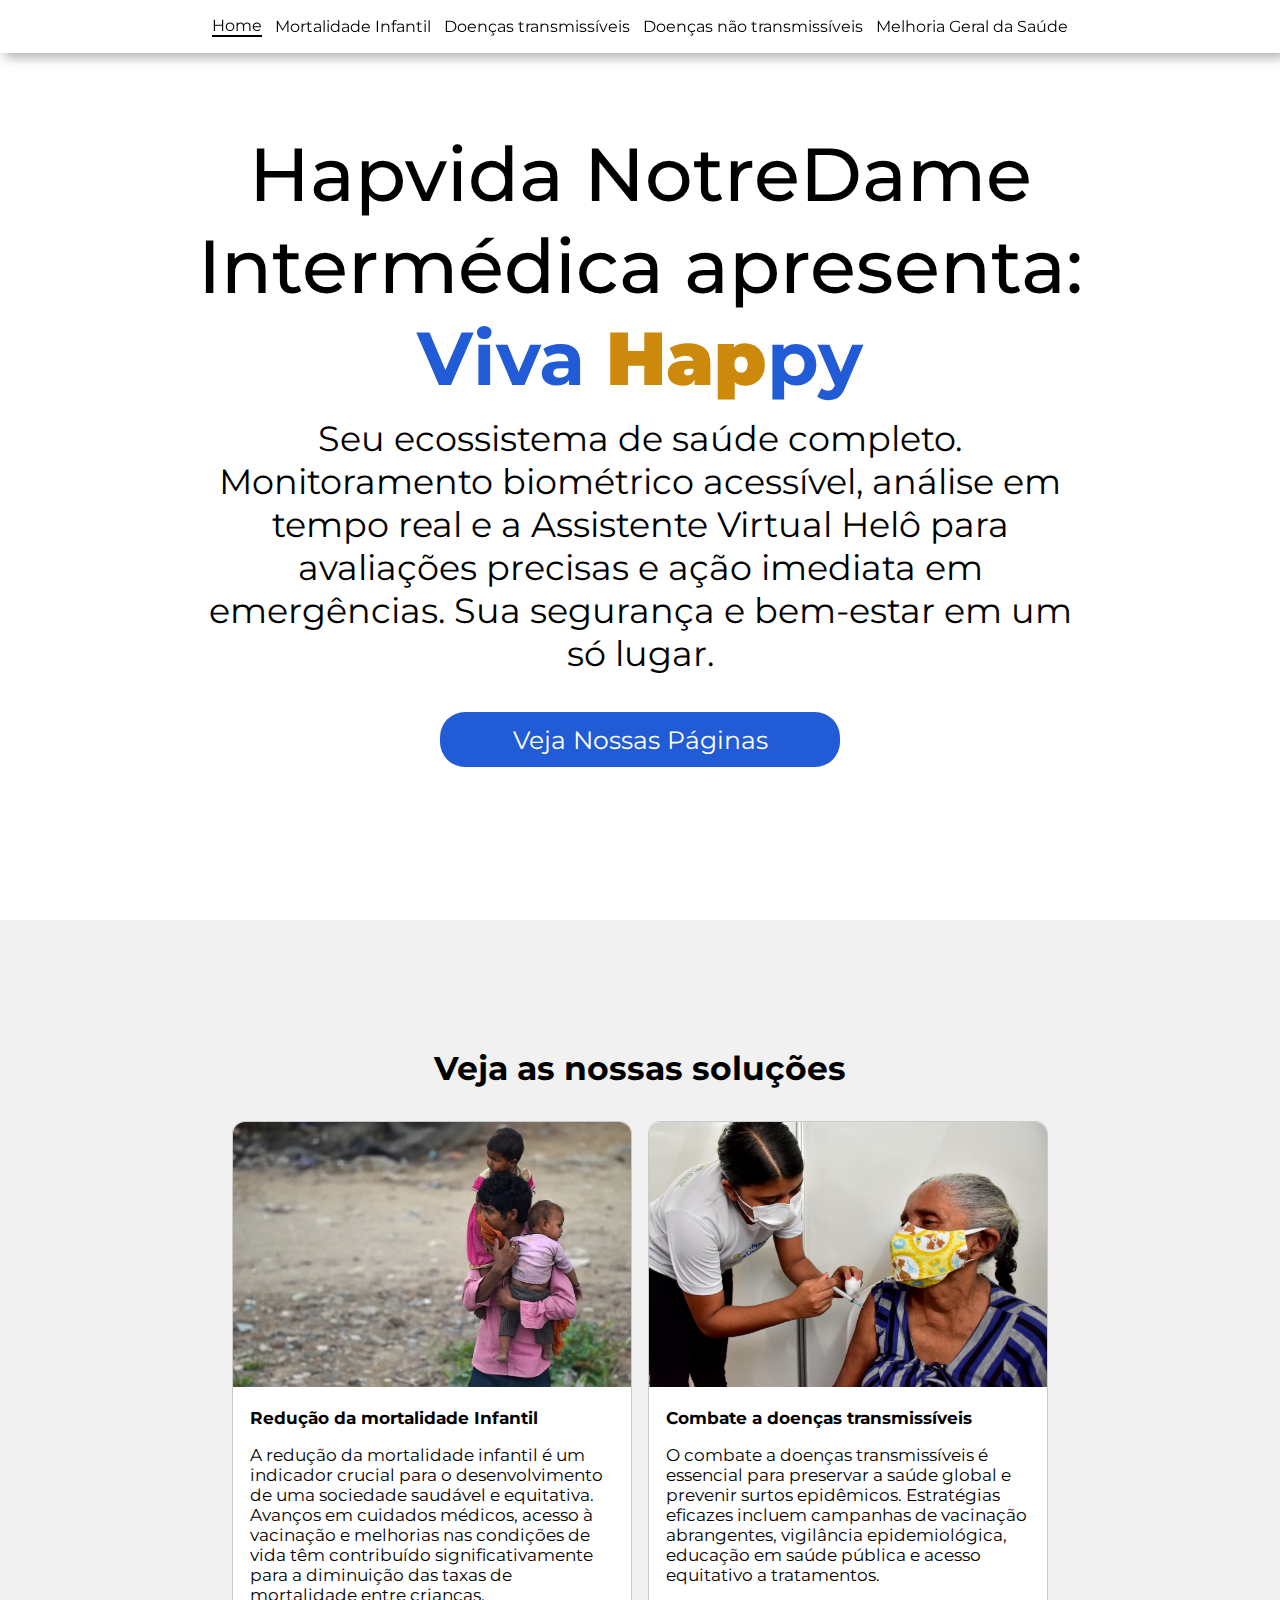
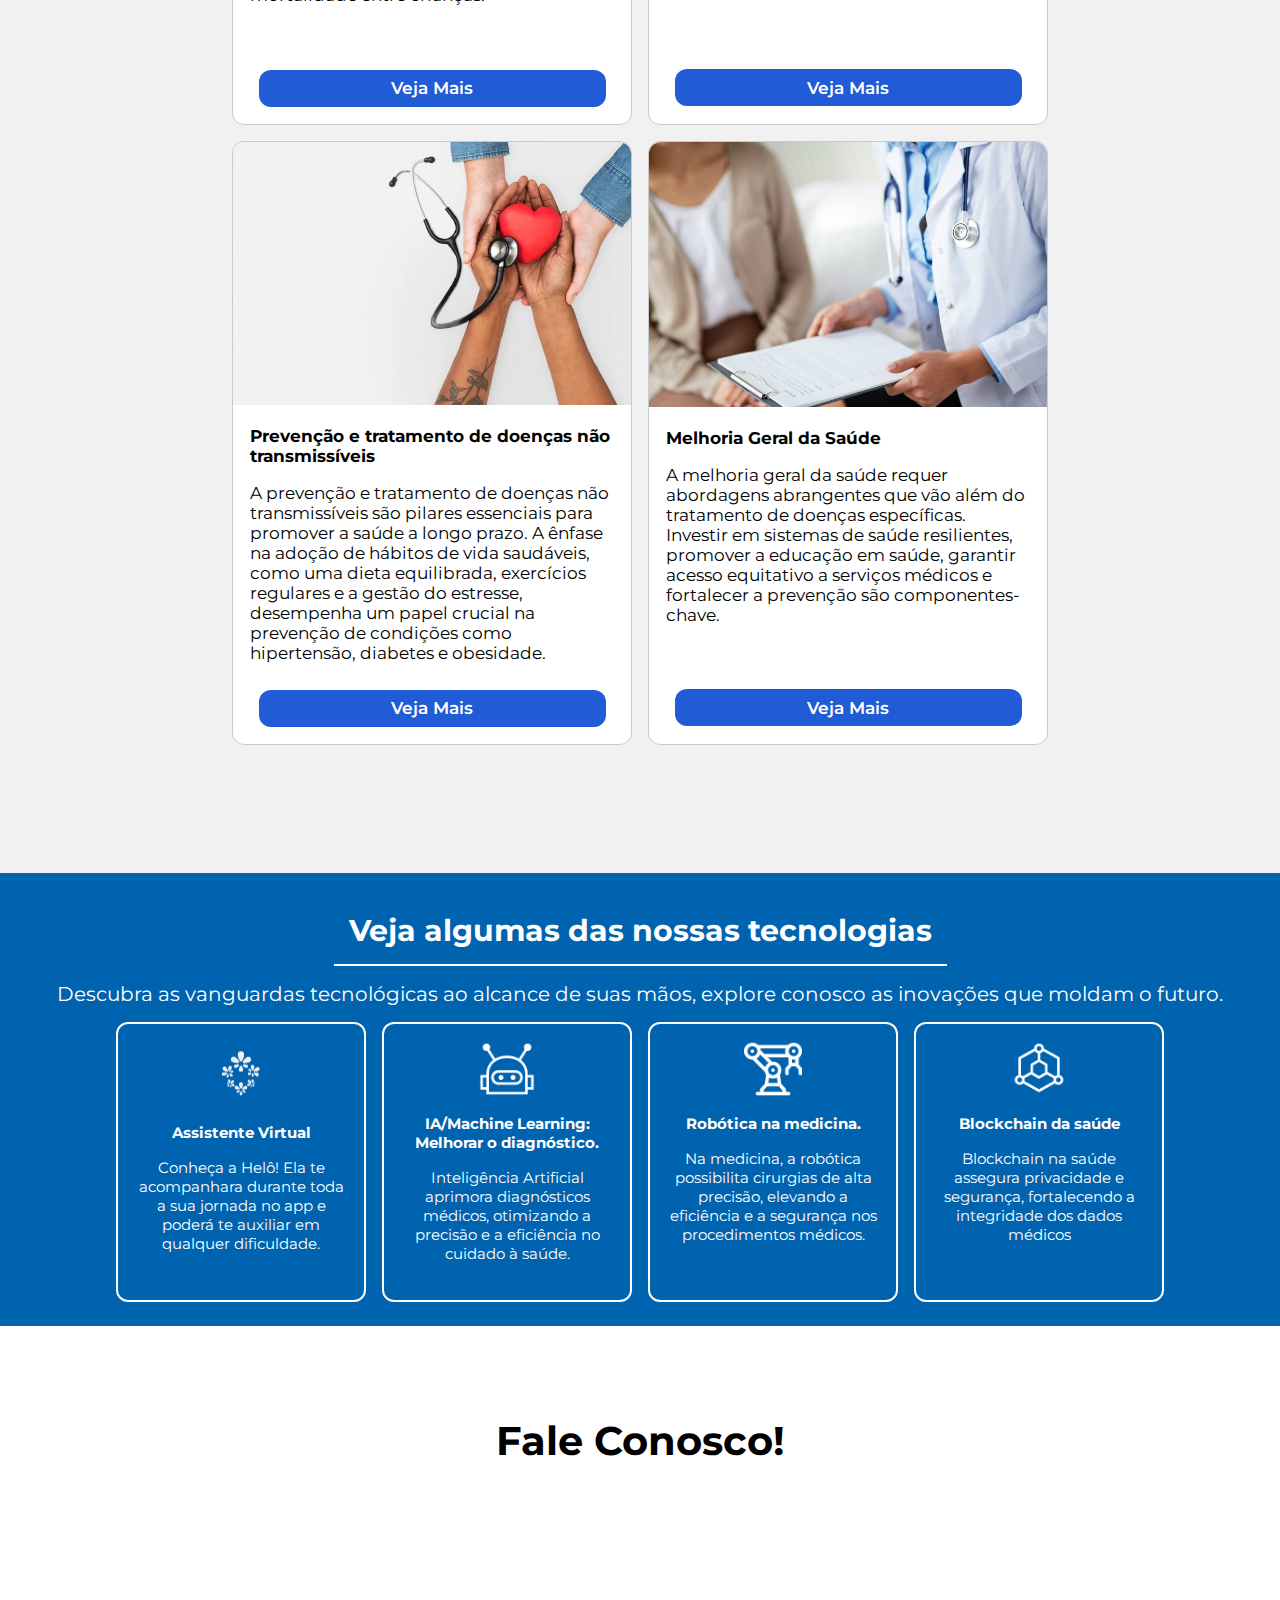
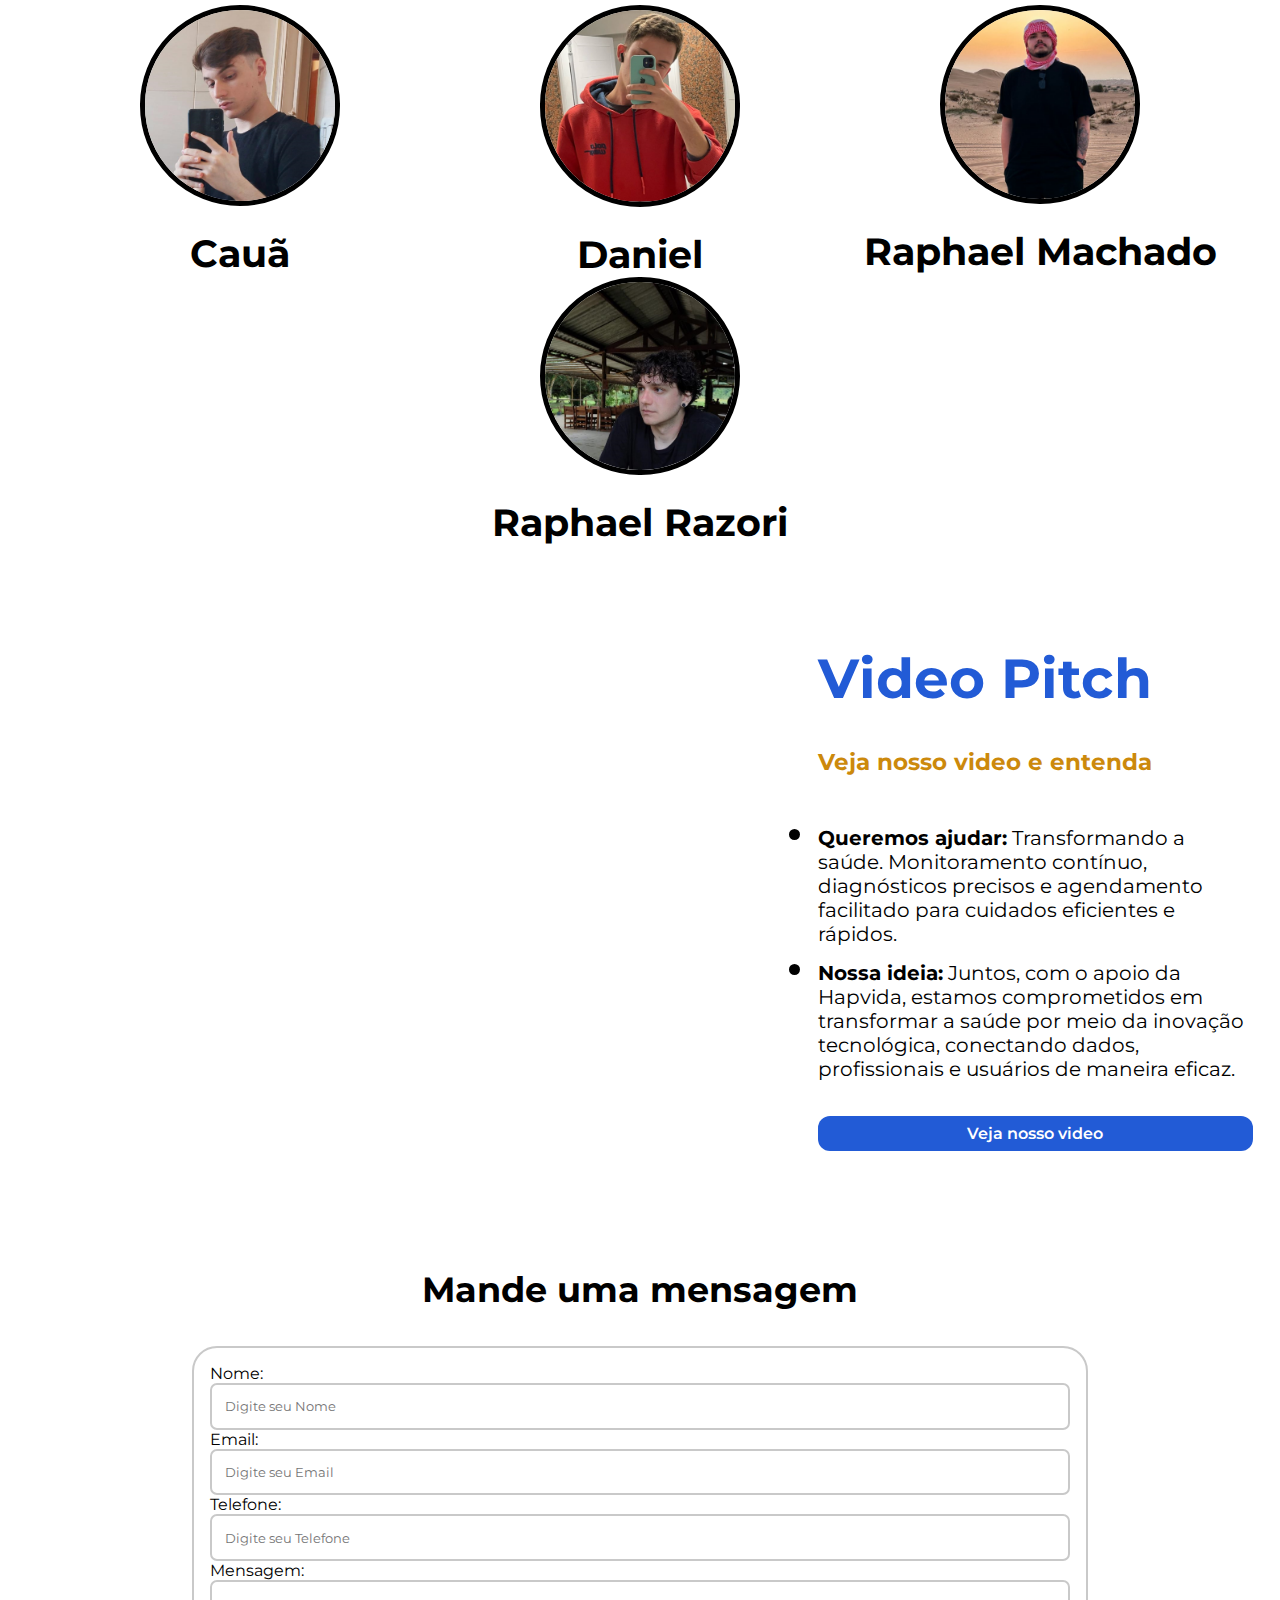
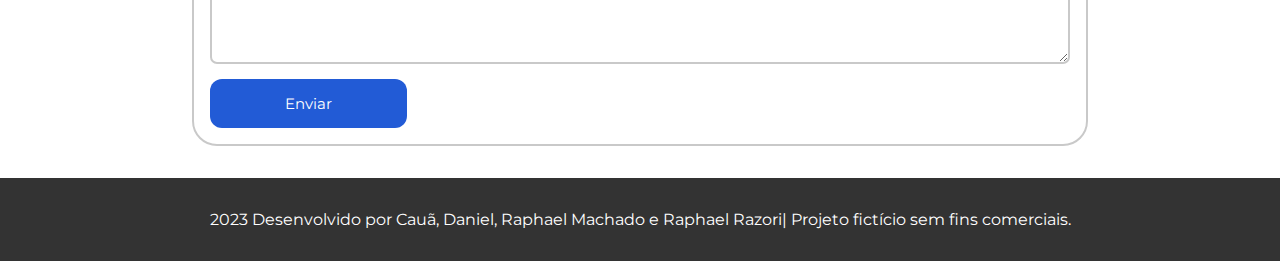
<file: index.html>
<!DOCTYPE html>
    <html lang="pt-br">
    <head>
        <meta charset="UTF-8">
        <meta name="viewport" content="width=device-width, initial-scale=1.0">
        <link rel="stylesheet" href="style.css">
        <link rel="shortcut icon" href="assets/App-Icon.ico" type="image/x-icon">
        <script src="scripts/scriptNossaEquipe.js" defer></script>
        <title>Viva Happy</title>
    </head>
    <body>
        <header>
            <nav class="navBar">
                <img src="assets/logo.png" alt="">
                <ul class="navBarList">
                    <li style="border-bottom: 2px solid black;"><a href="index.html">Home</a></li>
                    <li><a href="pages/mortalidadeinfantil.html">Mortalidade Infantil</a></li>
                    <li><a href="pages/doencat.html">Doenças transmissíveis</a></li>   
                    <li><a href="pages/doencant.html">Doenças não transmissíveis</a></li>
                    <li><a href="pages/melhoriasaude.html">Melhoria Geral da Saúde</a></li>
                </ul>
            </nav>
        </header>

        <main>
            <section class="mainTopo">
                <div class="mainTopoTexts">
                    <h1>Hapvida NotreDame Intermédica apresenta: <br> <b class="mainTopoTextsName">Viva <b style="color: rgb(204, 137, 12);">Hap</b>py</b> </h1>
                    <p>Seu ecossistema de saúde completo. Monitoramento biométrico acessível, análise em tempo real e a Assistente Virtual Helô
                    para avaliações precisas e ação imediata em emergências. Sua segurança e bem-estar em um só lugar.</p>
                    <a href="#mainCartoes">Veja Nossas Páginas</a>
                </div>
                <img src="assets/homepagefinal.png" alt="">
            </section>

            <section id="mainCartoes" class="mainCartoes">
                <div class="mainCartoesConteudo">
                    <h2>Veja as nossas soluções</h2>
                    <div class="mainCartoesItens">

                        <div class="cartao">
                            <img src="assets/mortalidadeInfantilFinal.webp" alt="">
                            <div class="cartaoTexts">
                                <h4>Redução da mortalidade Infantil</h4>
                                <p>A redução da mortalidade infantil é um indicador crucial para o desenvolvimento de uma sociedade saudável e equitativa.
                                Avanços em cuidados médicos, acesso à vacinação e melhorias nas condições de vida têm contribuído significativamente
                                para a diminuição das taxas de mortalidade entre crianças.</p>
                                <a style="margin-top: 2.8em" href="./pages/mortalidadeinfantil.html">Veja Mais</a>
                            </div>
                        </div>

                        <div class="cartao">
                            <img src="assets/doencaTransmissivelFinal.jpg" alt="">
                            <div class="cartaoTexts">
                                <h4>Combate a doenças transmissíveis</h4>
                                <p>O combate a doenças transmissíveis é essencial para preservar a saúde global e prevenir surtos epidêmicos. Estratégias
                                eficazes incluem campanhas de vacinação abrangentes, vigilância epidemiológica, educação em saúde pública e acesso
                                equitativo a tratamentos.</p>
                                <a style="margin-top: 3.95em;" href="pages/doencat.html">Veja Mais</a>
                            </div>
                        </div>

                        <div class="cartao">
                            <img src="assets/doencaNaoTranmissivelFinal.jpg" alt="">
                            <div class="cartaoTexts">
                                <h4>Prevenção e tratamento de doenças não transmissíveis</h4>
                                <p>A prevenção e tratamento de doenças não transmissíveis são pilares essenciais para promover a saúde a longo prazo. A
                                ênfase na adoção de hábitos de vida saudáveis, como uma dieta equilibrada, exercícios regulares e a gestão do estresse,
                                desempenha um papel crucial na prevenção de condições como hipertensão, diabetes e obesidade.</p>
                                <a style="margin-top: 0.57em;" href="pages/doencant.html">Veja Mais</a>
                            </div>
                        </div>

                        <div class="cartao">
                            <img src="assets/melhoriaGeralDaSaude1.jpg" alt="">
                            <div class="cartaoTexts">
                                <h4>Melhoria Geral da Saúde</h4>
                                <p>A melhoria geral da saúde requer abordagens abrangentes que vão além do tratamento de doenças específicas. Investir em
                                sistemas de saúde resilientes, promover a educação em saúde, garantir acesso equitativo a serviços médicos e fortalecer
                                a prevenção são componentes-chave.</p>
                                <a style="margin-top: 2.8em;" href="pages/melhoriasaude.html">Veja Mais</a>
                            </div>
                        </div>
                    </div>
                </div>
            </section>

            <section class="mainTecnologias">
                <h2>Veja algumas das nossas tecnologias</h2>
                <p>Descubra as vanguardas tecnológicas ao alcance de suas mãos, explore conosco as inovações que moldam o futuro.</p>
                <div class="mainTecnologiasCartoes">
                    <div class="mainTecnologiasCartao">
                        <img style="width: 120px;" class="helo" src="assets/av1.png" alt="">
                        <h5>Assistente Virtual</h5>
                        <p>Conheça a Helô! Ela te acompanhara durante toda a sua jornada no app e poderá te auxiliar em qualquer dificuldade.</p>
                    </div>
                    <div class="mainTecnologiasCartao">
                        <img src="assets/robot-24.png" alt="">
                        <h5>IA/Machine Learning: Melhorar o diagnóstico.</h5>
                        <p>Inteligência Artificial aprimora diagnósticos médicos, otimizando a precisão e a eficiência no cuidado à saúde.</p>
                    </div>
                    <div class="mainTecnologiasCartoes">
                        <div class="mainTecnologiasCartao">
                            <img src="assets/roboticarm1.png" alt="">
                            <h5>Robótica na medicina.</h5>
                            <p>Na medicina, a robótica possibilita cirurgias de alta precisão, elevando a eficiência e a segurança nos procedimentos
                            médicos.</p>
                        </div>
                    </div>

                    <div class="mainTecnologiasCartoes">
                        <div class="mainTecnologiasCartao">
                            <img src="assets/blockchain1.png" alt="">
                            <h5>Blockchain da saúde</h5>
                            <p>Blockchain na saúde assegura privacidade e segurança, fortalecendo a integridade dos dados médicos</p>
                        </div>
                    </div>
                </div>       
            </section>

            <section class="mainNossaEquipe">
                <h3>Fale Conosco!</h3>
                <div class="mainNossaEquipeDivCards">
                    <section class="card">
                        <img class="img" src="assets/Caua.png" alt="">
                        <h2>Cauã</h2>
                    </section>
            
                    <section class="card">
                        <img class="img" src="assets/Daniel.png" alt="">
                        <h2>Daniel</h2>
                    </section>
            
                    <section class="card">
                        <img class="img" src="assets/RaphaelMachado.png" alt="">
                        <h2>Raphael Machado</h2>
                    </section>
            
                    <section class="card">
                        <img class="img" src="assets/RaphaelRazori.png" alt="">
                        <h2>Raphael Razori</h2>
                    </section>
                </div>

                <section class="mainVideoPitch">
                    <iframe width="1250" height="703" src="https://www.youtube.com/embed/nQ6caLf8F54"
                        title="Hapvida:VivaHappy Video Pitch Global Solution 2" frameborder="0"
                        allow="accelerometer; autoplay; clipboard-write; encrypted-media; gyroscope; picture-in-picture; web-share"
                        allowfullscreen></iframe>
                    <div class="mainVideoPitchTexts">
                        <h4>Video Pitch</h4>
                        <h6>Veja nosso video e entenda</h6>
                        <ul>
                            <li><p><b>Queremos ajudar:</b> Transformando a saúde. Monitoramento contínuo,
                            diagnósticos precisos e agendamento facilitado para cuidados eficientes
                            e rápidos.</p></li>
                            <li><p><b>Nossa ideia:</b> Juntos, com o apoio da Hapvida, estamos comprometidos
                            em transformar a saúde por meio da inovação tecnológica, conectando dados,
                            profissionais e usuários de maneira eficaz.</p></li>
                        </ul>
                        <a href="https://youtu.be/nQ6caLf8F54" target="_blank">Veja nosso video</a>
                    </div>
                </section>
            </section>

            <section class="mainFormulario">
                <h2>Mande uma mensagem</h2>
                <form>
                    <div class="mainFormularioItens">
                        <label for="nome">Nome:</label>
                        <input name="nome" type="text" placeholder="Digite seu Nome">
                    </div>
                    <div class="mainFormularioItens">
                        <label for="email">Email:</label>
                        <input name="email" type="text" placeholder="Digite seu Email">
                    </div>
                    <div class="mainFormularioItens">
                        <label for="telefone">Telefone:</label>
                        <input name="telefone" type="text" placeholder="Digite seu Telefone">
                    </div>
                    <div class="mainFormularioItens">
                        <label for="Mensagem">Mensagem:</label>
                        <textarea name="mensagem"  cols="30" rows="5"></textarea>
                    </div>
                   
                    <button>Enviar</button>
                </form>
            </section>
        </main>

        <footer>
            <p>2023 Desenvolvido por Cauã, Daniel, Raphael Machado e Raphael Razori| Projeto fictício sem fins comerciais.</p>
        </footer>
        
    </body>
</html>
</file>
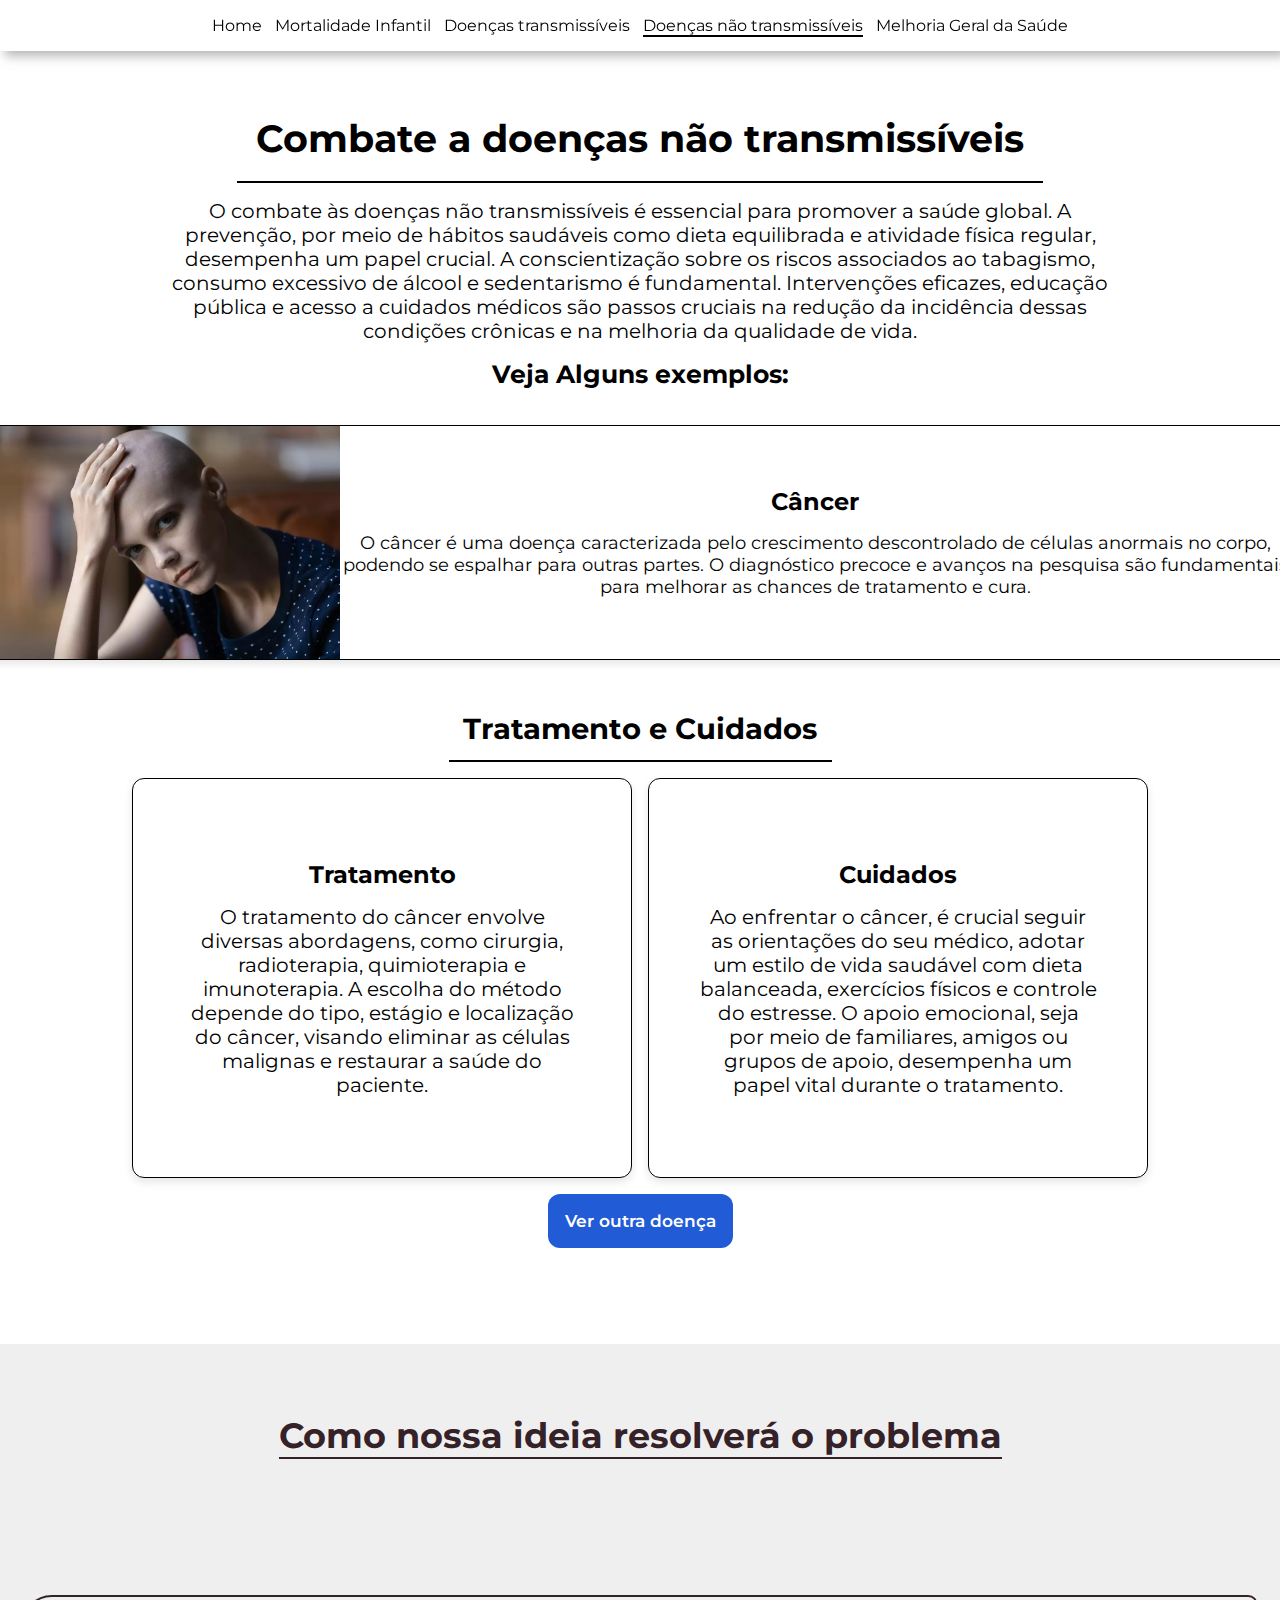
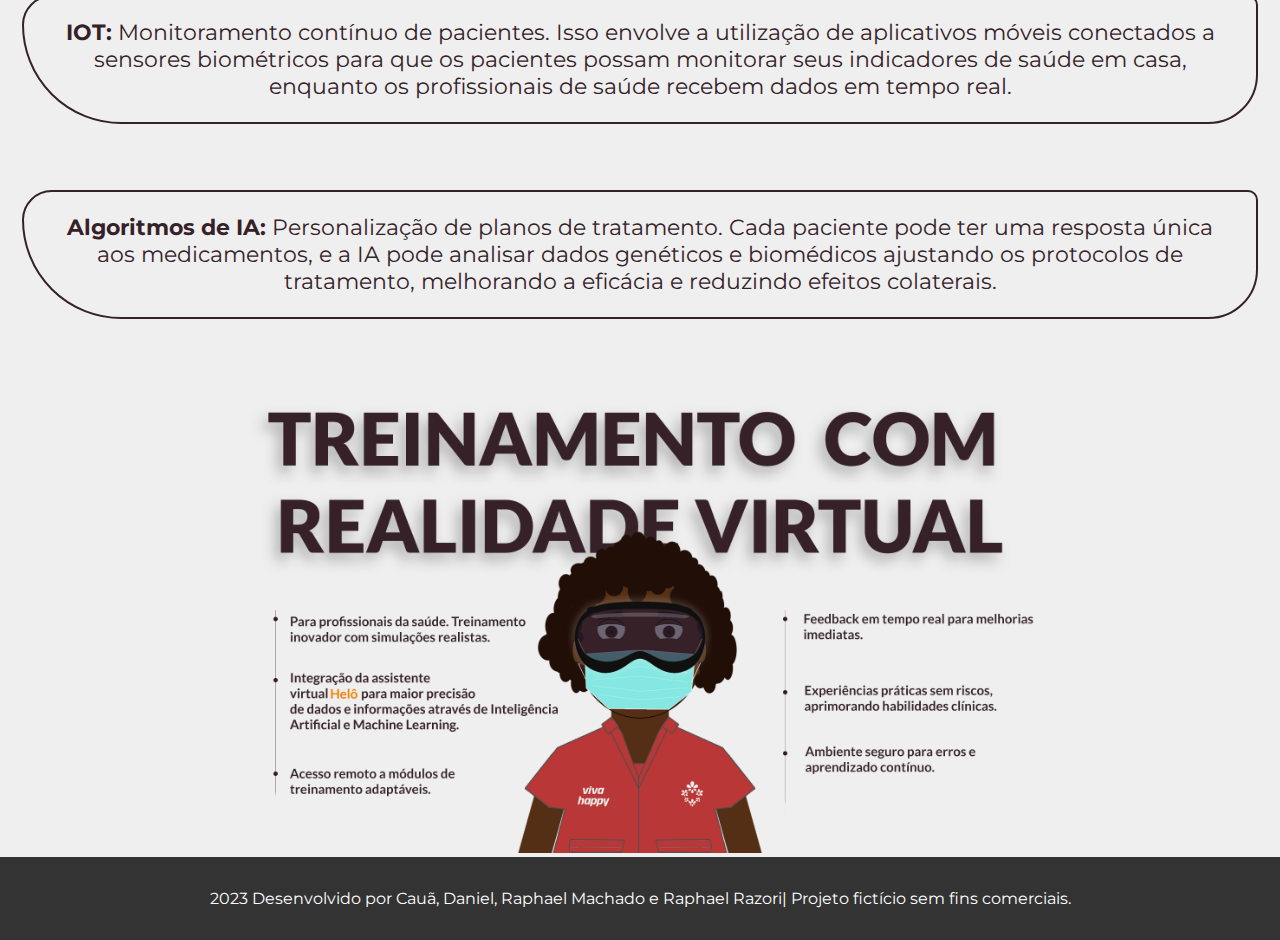
<file: pages/doencant.html>
<!DOCTYPE html>
<html lang="pt-br">

<head>
    <meta charset="UTF-8">
    <meta name="viewport" content="width=device-width, initial-scale=1.0">
    <link rel="stylesheet" href="../style.css">
    <link rel="stylesheet" href="../styles/doencast.css">
    <link rel="stylesheet" href="../styles/doencasnt.css">
    <link rel="shortcut icon" href="../assets/App-Icon.ico" type="image/x-icon">
    <script src="../scripts/scriptMudaDoencanT.js" defer></script>
    <title>Viva Happy: Doenças Não Transmissíveis</title>
</head>

<body>
    <header>
        <nav class="navBar">
            <img src="../assets/logo.png" alt="">
            <ul class="navBarList">
                <li><a href="../index.html">Home</a></li>
                <li><a href="mortalidadeinfantil.html">Mortalidade Infantil</a></li>
                <li><a href="doencat.html">Doenças transmissíveis</a></li>
                <li><a style="border-bottom: 2px solid black;" href="doencant.html">Doenças não transmissíveis</a></li>
                <li><a href="melhoriasaude.html">Melhoria Geral da Saúde</a></li>
            </ul>
        </nav>
    </header>

    <main>
        <section class="topoDoencasT">
            <h1>Combate a doenças não transmissíveis</h1>
            <p>O combate às doenças não transmissíveis é essencial para promover a saúde global. A prevenção, por meio de hábitos
            saudáveis como dieta equilibrada e atividade física regular, desempenha um papel crucial. A conscientização sobre os
            riscos associados ao tabagismo, consumo excessivo de álcool e sedentarismo é fundamental. Intervenções eficazes,
            educação pública e acesso a cuidados médicos são passos cruciais na redução da incidência dessas condições crônicas e na
            melhoria da qualidade de vida.</p>
            <h4>Veja Alguns exemplos:</h4>
                <div class="topoDoencasTCard">
                    <img id="imgx" src="../assets/cancer1.webp" alt="">
                    <div>
                        <h2 id="titulo">Câncer</h2>
                        <p id="paragrafo">O câncer é uma doença caracterizada pelo crescimento descontrolado de células anormais no corpo, podendo se espalhar
                        para outras partes. O diagnóstico precoce e avanços na pesquisa são fundamentais para melhorar as chances de tratamento
                        e cura.</p>
                    </div>
                </div>

                <h1 style="font-size: 29px;">Tratamento e Cuidados</h1>
                <div class="tratamentoECuidado">
                    <div class="box">
                        <h2 >Tratamento</h2>
                        <p id="pSint1">O tratamento do câncer envolve diversas abordagens, como cirurgia, radioterapia, quimioterapia e imunoterapia. A escolha
                        do método depende do tipo, estágio e localização do câncer, visando eliminar as células malignas e restaurar a saúde do
                        paciente.</p>
                    </div>
                    <div class="box">
                        <h2>Cuidados</h2>
                        <p id="pSint2">Ao enfrentar o câncer, é crucial seguir as orientações do seu médico, adotar um estilo de vida saudável com dieta
                        balanceada, exercícios físicos e controle do estresse. O apoio emocional, seja por meio de familiares, amigos ou grupos
                        de apoio, desempenha um papel vital durante o tratamento.</p>
                    </div>
                </div>
                <button class="btnMudaDoencaT" onclick="trocar()">Ver outra doença</button>
        </section>

        <div class="topoCombateDoencas3">
            <h1>Como nossa ideia resolverá o problema</h1>
            <ul>
                <li>
                    <p><b>IOT: </b>Monitoramento contínuo de pacientes. Isso envolve a utilização de aplicativos móveis
                        conectados a sensores biométricos para que os pacientes possam monitorar seus indicadores de saúde em
                        casa, enquanto os profissionais de saúde recebem dados em tempo real.</p>
                </li>
                <li>
                    <p><b>Algoritmos de IA: </b>Personalização de planos de tratamento. Cada paciente pode ter uma resposta
                        única aos medicamentos, e a IA pode analisar dados genéticos e biomédicos ajustando os protocolos de
                        tratamento, melhorando a eficácia e reduzindo efeitos colaterais.</p>
                </li>
        
            </ul>
            <div class="proposta3">
                <img src="../assets/ENFERMEIRA VRE.png" alt="">
            </div>
        </div>
        
    </main>

    <footer>
        <p>2023 Desenvolvido por Cauã, Daniel, Raphael Machado e Raphael Razori| Projeto fictício sem fins comerciais.</p>
    </footer>

</body>

</html>
</file>
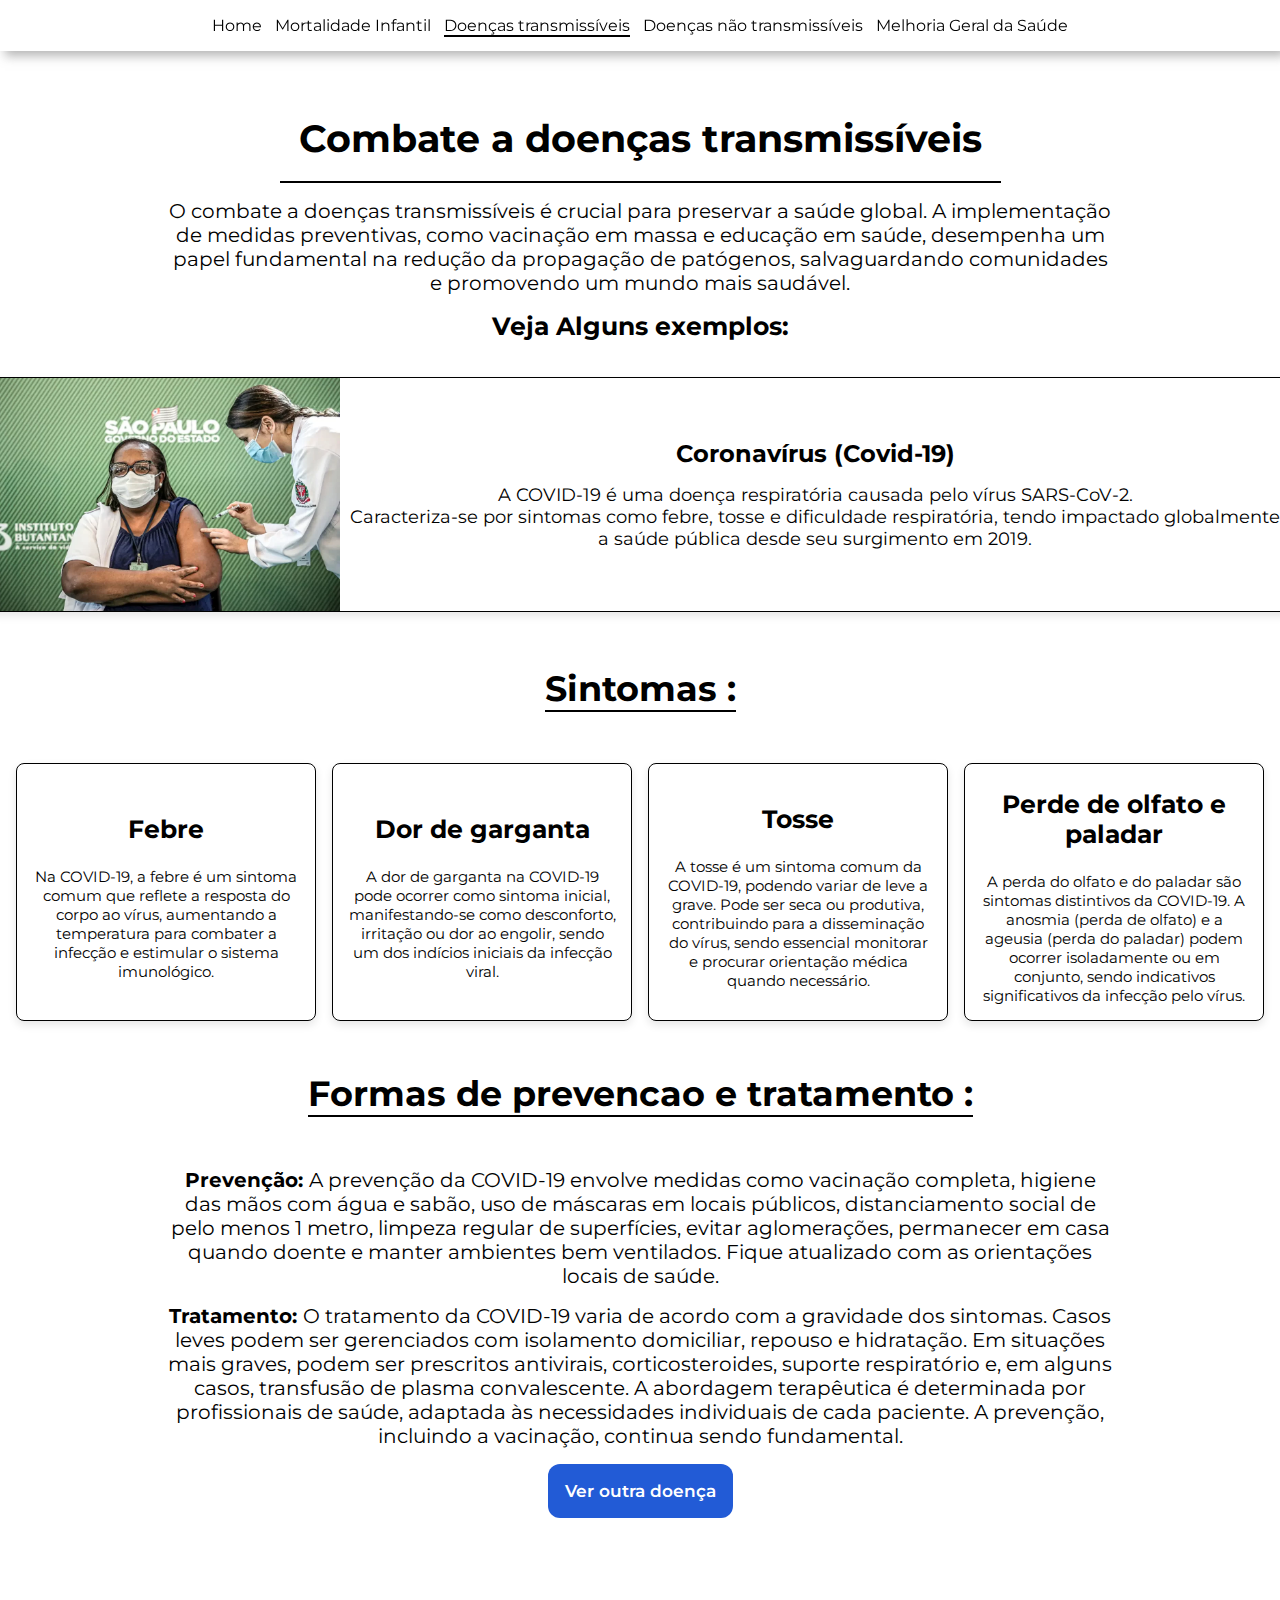
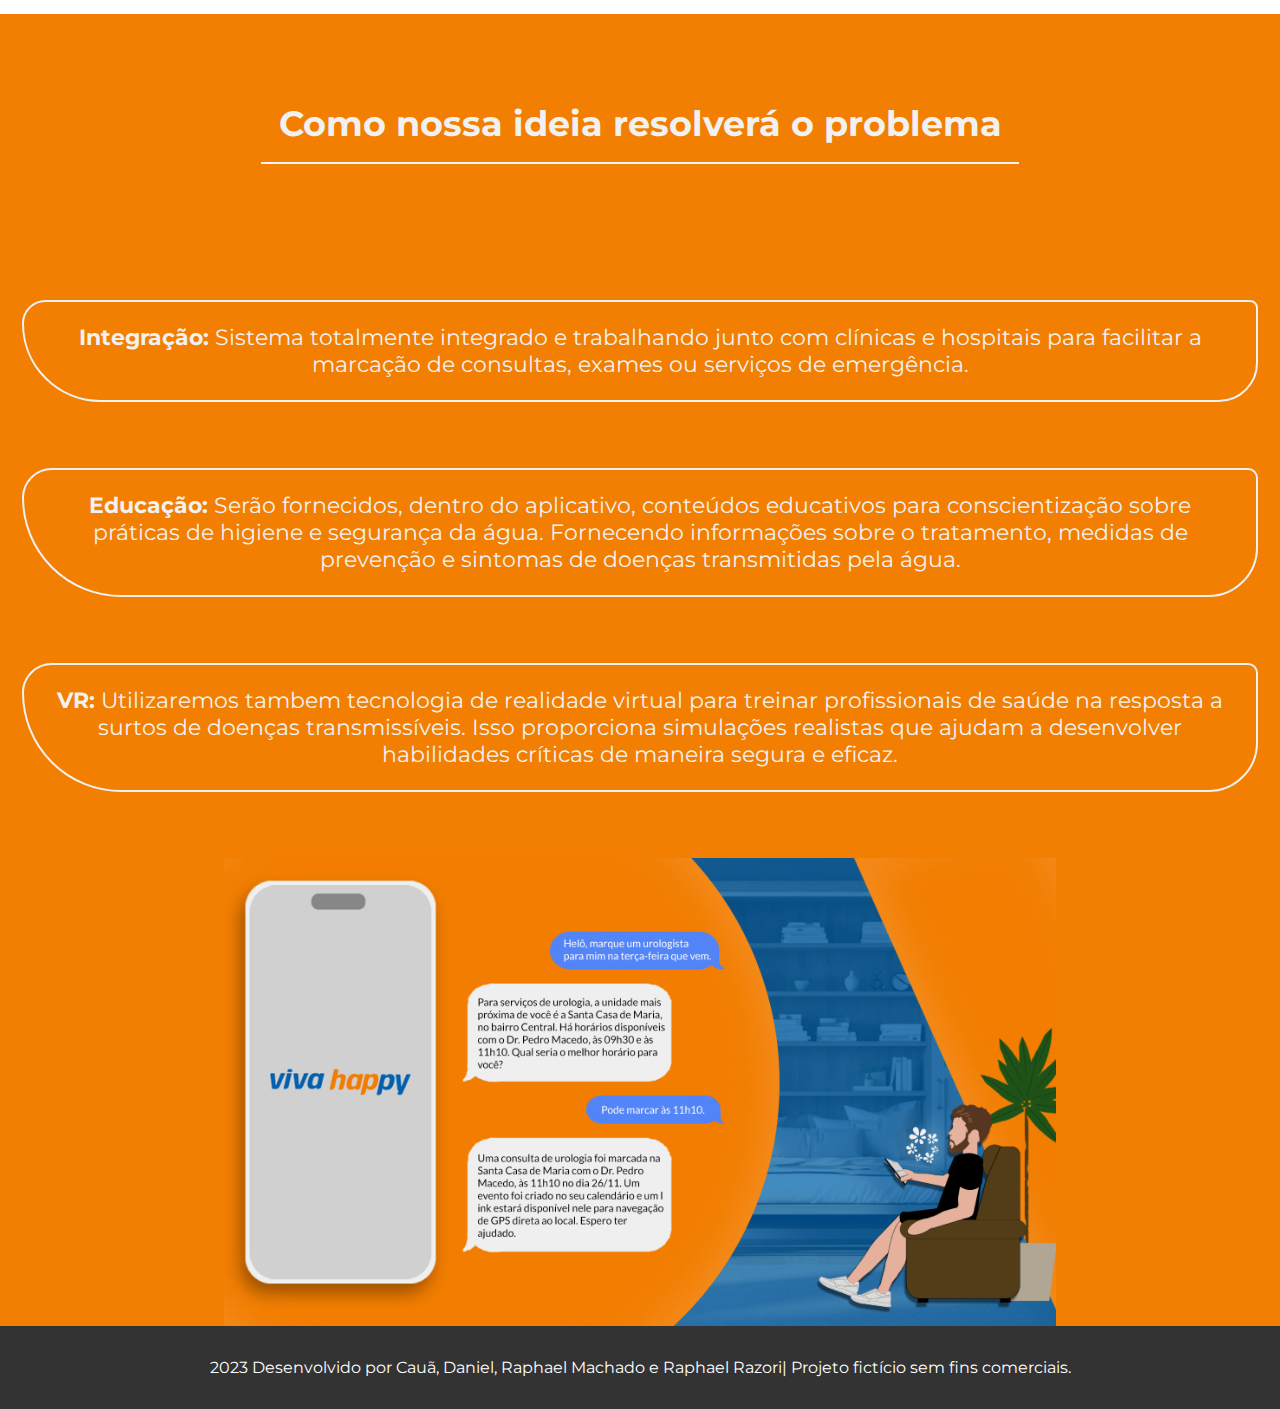
<file: pages/doencat.html>
<!DOCTYPE html>
<html lang="pt-br">

<head>
    <meta charset="UTF-8">
    <meta name="viewport" content="width=device-width, initial-scale=1.0">
    <link rel="stylesheet" href="../style.css">
    <link rel="stylesheet" href="../styles/doencast.css">
    <link rel="stylesheet" href="../styles/mortalidadeinfantil.css">
    <script src="../scripts/scriptMudaDoencaT.js" defer></script>
    <link rel="shortcut icon" href="../assets/App-Icon.ico" type="image/x-icon">
    <title>Viva Happy: Doenças Transmissíveis</title>
</head>

<body>
    <header>
        <nav class="navBar">
            <img src="../assets/logo.png" alt="">
            <ul class="navBarList">
                <li><a href="../index.html">Home</a></li>
                <li><a href="mortalidadeinfantil.html">Mortalidade Infantil</a></li>
                <li><a style="border-bottom: 2px solid black;" href="doencat.html">Doenças transmissíveis</a></li>
                <li><a href="doencant.html">Doenças não transmissíveis</a></li>
                <li><a href="melhoriasaude.html">Melhoria Geral da Saúde</a></li>
            </ul>
        </nav>
    </header>

    <main>
        <section class="topoDoencasT">
            <h1>Combate a doenças transmissíveis</h1>
            <p>O combate a doenças transmissíveis é crucial para preservar a saúde global. A implementação de medidas preventivas, como
            vacinação em massa e educação em saúde, desempenha um papel fundamental na redução da propagação de patógenos,
            salvaguardando comunidades e promovendo um mundo mais saudável.</p>
            <h4>Veja Alguns exemplos:</h4>
            <div class="topoDoencasTCards">
                <div class="topoDoencasTCard">
                    <img id="imgx" src="../assets/covid1.webp" alt="">
                    <div>
                        <h2 id="titulo">Coronavírus (Covid-19)</h2>
                        <p id="paragrafo">A COVID-19 é uma doença respiratória causada pelo vírus SARS-CoV-2. <br> Caracteriza-se por sintomas como febre, tosse e
                        dificuldade respiratória, tendo impactado globalmente <br> a saúde pública desde seu surgimento em 2019.</p>
                    </div>
                </div>

                
                <div class="topoDoencasTCardSintomas">
                    <h2 style="border-bottom: 2px solid black;" >Sintomas :</h2>
                    <div class="topoTodosDoencasTCardSintomas">
                        <div class="topoDoencasTMiniCardSintomas">
                            <h5 id="tSint1">Febre</h5>
                            <p id="pSint1">Na COVID-19, a febre é um sintoma comum que reflete a resposta do corpo ao vírus, aumentando a temperatura para combater
                            a infecção e estimular o sistema imunológico.</p>
                        </div>

                        <div class="topoDoencasTMiniCardSintomas">
                            <h5 id="tSint2">Dor de garganta</h5>
                            <p id="pSint2">A dor de garganta na COVID-19 pode ocorrer como sintoma inicial, manifestando-se como desconforto, irritação ou dor ao
                            engolir, sendo um dos indícios iniciais da infecção viral.</p>
                        </div>

                        <div class="topoDoencasTMiniCardSintomas">
                            <h5 id="tSint3">Tosse</h5>
                            <p id="pSint3">A tosse é um sintoma comum da COVID-19, podendo variar de leve a grave. Pode ser seca ou produtiva, contribuindo para a
                            disseminação do vírus, sendo essencial monitorar e procurar orientação médica quando necessário.</p>
                        </div>

                        <div class="topoDoencasTMiniCardSintomas">
                            <h5 id="tSint4" style="text-align: center;">Perde de olfato e paladar</h5>
                            <p id="pSint4">A perda do olfato e do paladar são sintomas distintivos da COVID-19. A anosmia (perda de olfato) e a ageusia (perda do
                            paladar) podem ocorrer isoladamente ou em conjunto, sendo indicativos significativos da infecção pelo vírus.</p>
                        </div>
                    </div>

                    <h2 style="border-bottom: 2px solid black;" >Formas de prevencao e tratamento :</h2>
                    <p id="prevencao"><strong>Prevenção: </strong> A prevenção da COVID-19 envolve medidas como vacinação completa, higiene das mãos com água e sabão, uso de máscaras em
                    locais públicos, distanciamento social de pelo menos 1 metro, limpeza regular de superfícies, evitar aglomerações,
                    permanecer em casa quando doente e manter ambientes bem ventilados. Fique atualizado com as orientações locais de saúde.</p>

                    <p id="tratamento"><strong>Tratamento: </strong> O tratamento da COVID-19 varia de acordo com a gravidade dos sintomas. Casos leves podem ser gerenciados com isolamento
                    domiciliar, repouso e hidratação. Em situações mais graves, podem ser prescritos antivirais, corticosteroides, suporte
                    respiratório e, em alguns casos, transfusão de plasma convalescente. A abordagem terapêutica é determinada por
                    profissionais de saúde, adaptada às necessidades individuais de cada paciente. A prevenção, incluindo a vacinação,
                    continua sendo fundamental.</p>
                    <button class="btnMudaDoencaT" onclick="trocar()">Ver outra doença</button>
                </div>        
            </div>
        </section>

        <div class="topoCombateDoencas2">
            <h1>Como nossa ideia resolverá o problema</h1>
            <ul>
                <li>
                    <p><b>Integração: </b> Sistema totalmente integrado e trabalhando junto com clínicas e hospitais para
                        facilitar a
                        marcação de consultas, exames ou serviços de emergência.</p>
                </li>
                <li>
                    <p><b>Educação: </b>Serão fornecidos, dentro do aplicativo, conteúdos educativos para conscientização sobre
                        práticas de higiene e segurança da água. Fornecendo informações sobre o tratamento, medidas de prevenção
                        e sintomas de doenças transmitidas pela água.</p>
                </li>
                <li>
                    <p><b>VR: </b>Utilizaremos tambem tecnologia de realidade virtual para treinar profissionais de saúde na
                        resposta a surtos de doenças transmissíveis. Isso proporciona simulações realistas que ajudam a
                        desenvolver habilidades críticas de maneira segura e eficaz.
                </li>
            </ul>
            <div class="proposta2">
                <img src="../assets/Interação Helô.png" alt="">
            </div>
        </div>
    </main>


    <footer>
        <p>2023 Desenvolvido por Cauã, Daniel, Raphael Machado e Raphael Razori| Projeto fictício sem fins comerciais.</p>
    </footer>
</body>

</html>
</file>
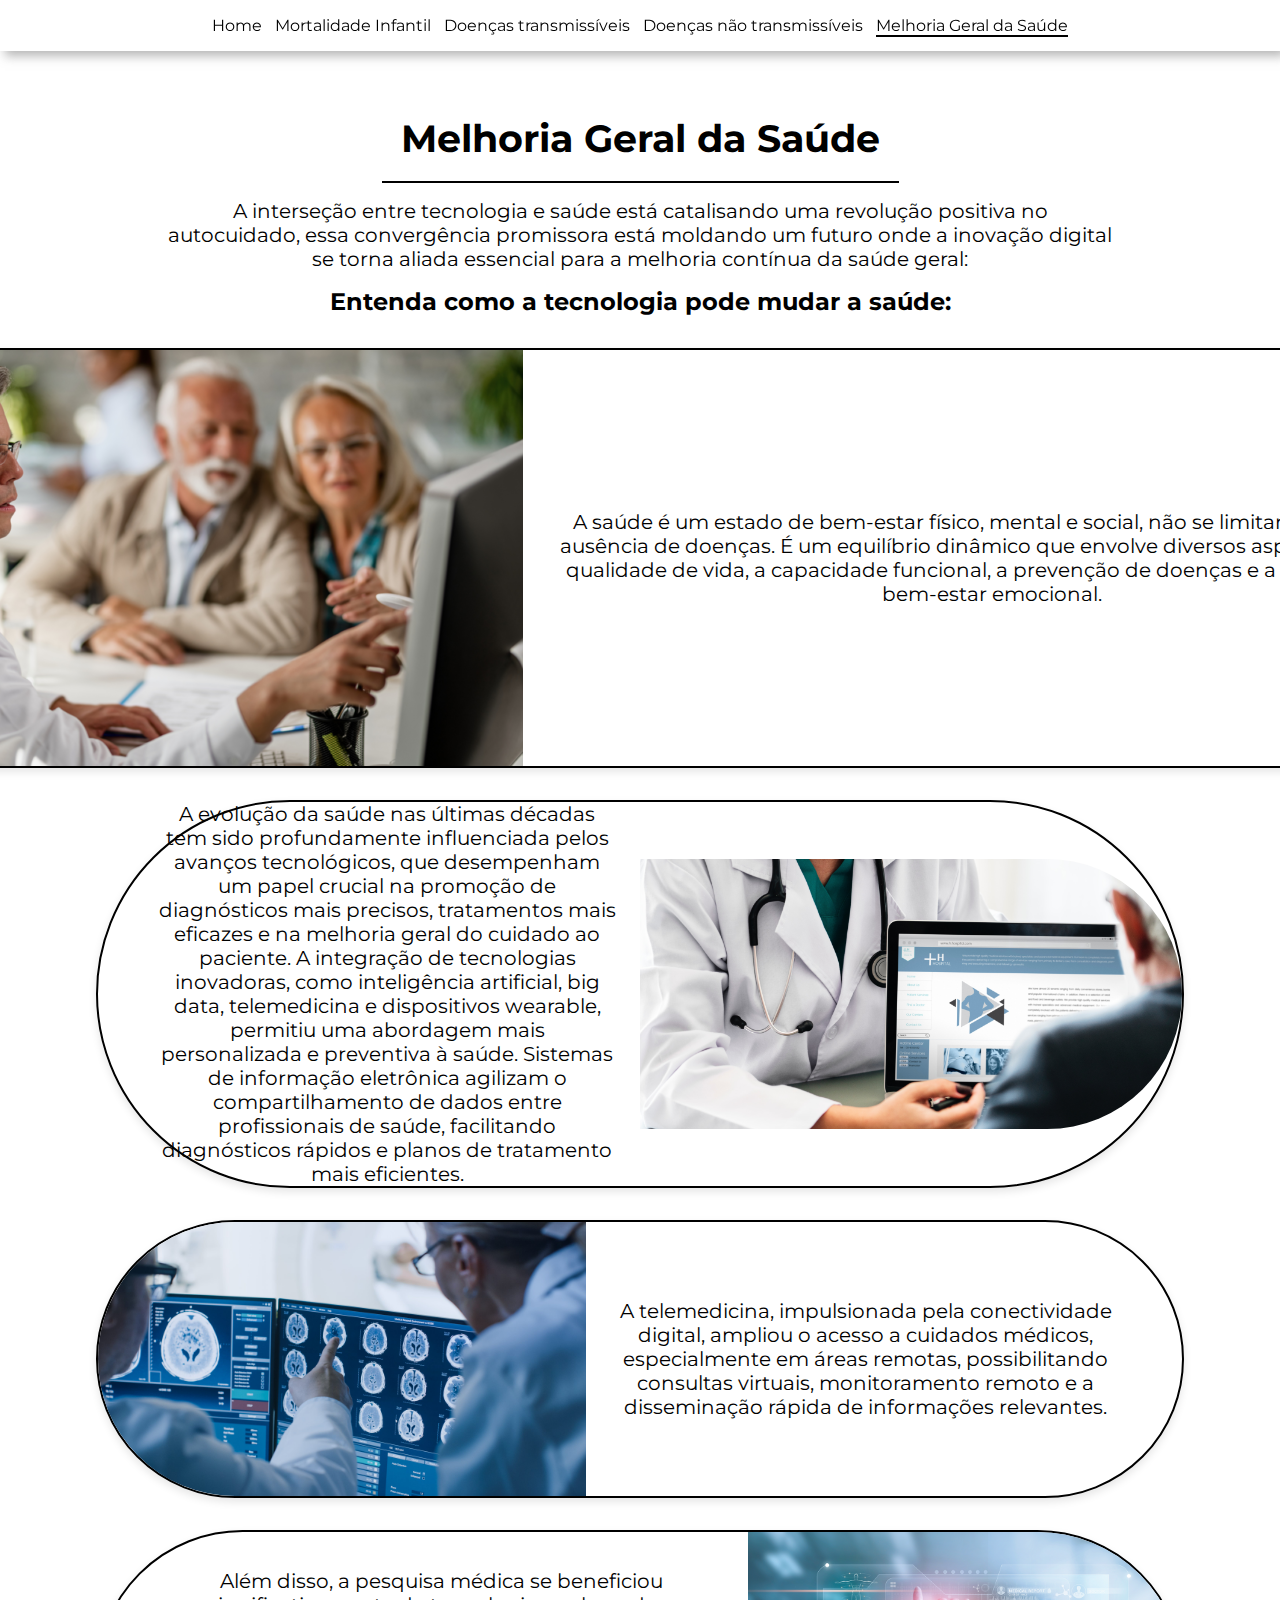
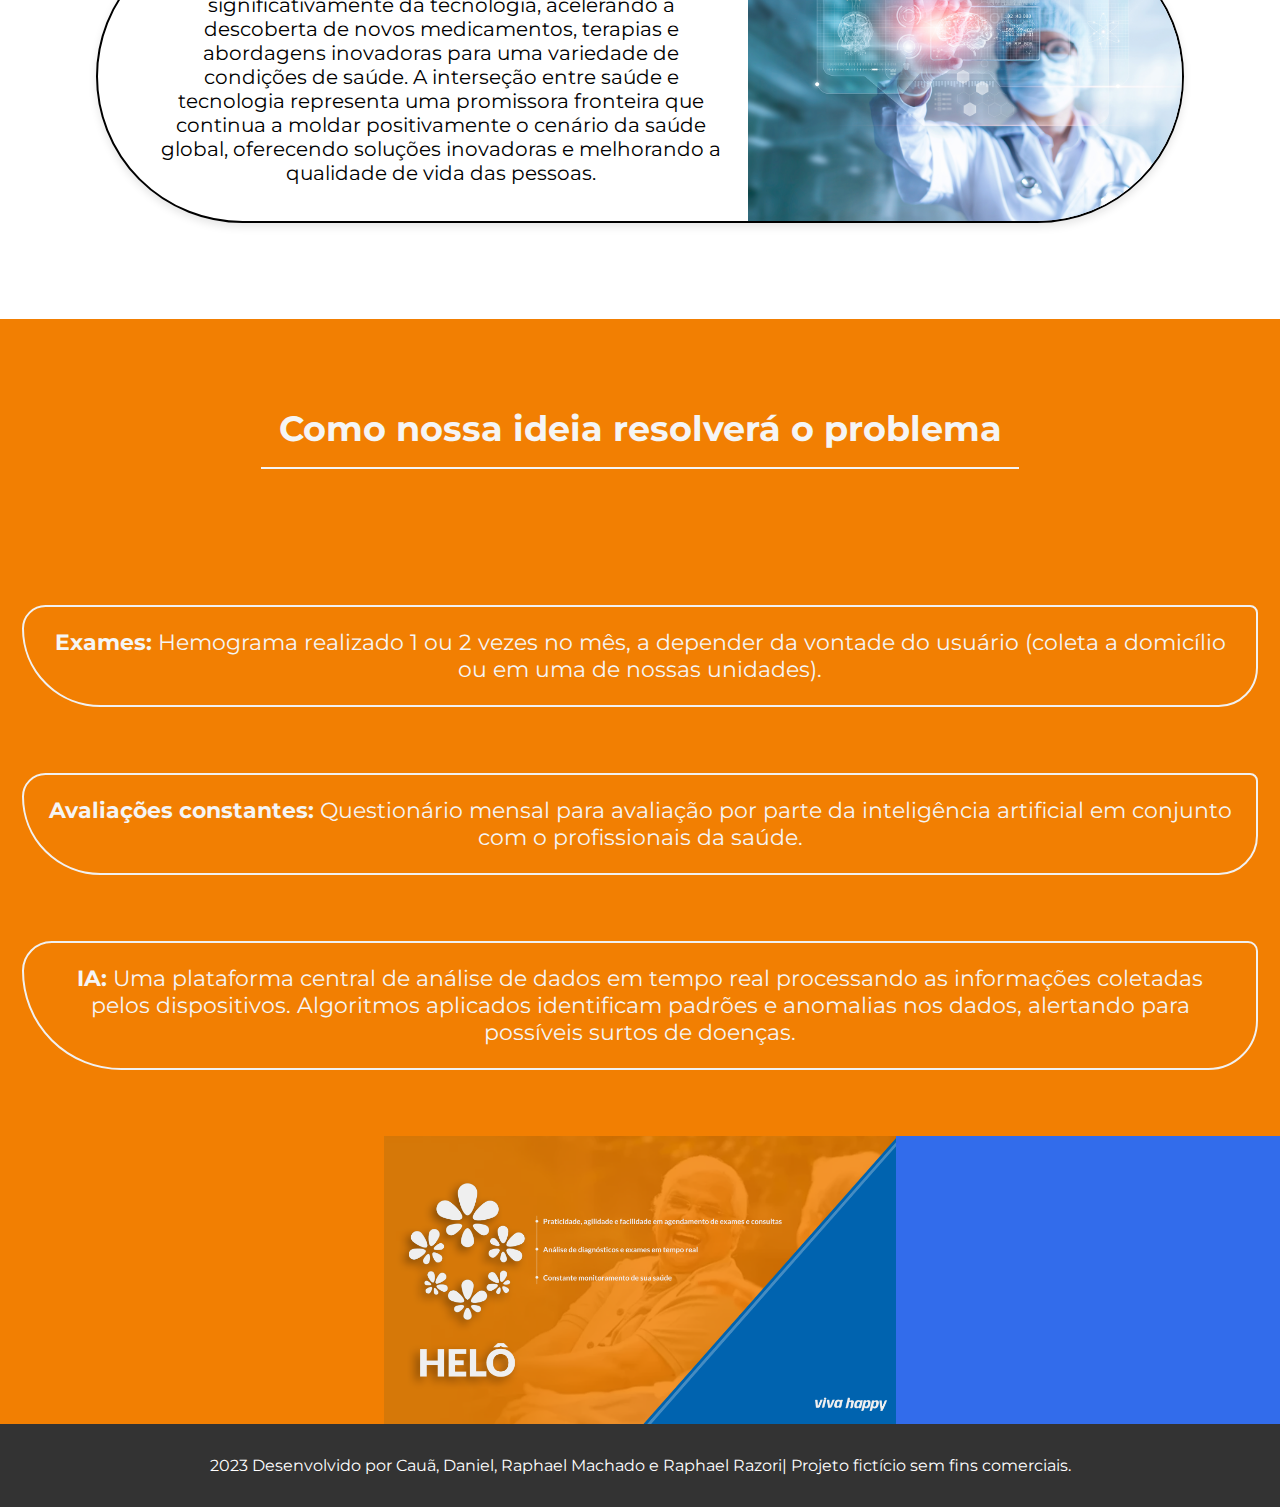
<file: pages/melhoriasaude.html>
<!DOCTYPE html>
<html lang="pt-br">

<head>
    <meta charset="UTF-8">
    <meta name="viewport" content="width=device-width, initial-scale=1.0">
    <link rel="stylesheet" href="../style.css">
    <link rel="stylesheet" href="../styles/doencast.css">
    <link rel="stylesheet" href="../styles/melhoriasaude.css">
    <link rel="shortcut icon" href="../assets/App-Icon.ico" type="image/x-icon">
    <title>Viva Happy: Melhoria Geral da Saúde</title>
</head>

<body>
    <header>
        <nav class="navBar">
            <img src="../assets/logo.png" alt="">
            <ul class="navBarList">
                <li><a href="../index.html">Home</a></li>
                <li><a href="mortalidadeinfantil.html">Mortalidade Infantil</a></li>
                <li><a href="doencat.html">Doenças transmissíveis</a></li>
                <li><a href="doencant.html">Doenças não transmissíveis</a></li>
                <li><a style="border-bottom: 2px solid black;" href="melhoriasaude.html">Melhoria Geral da Saúde</a></li>
            </ul>
        </nav>
    </header>

    <main>
        <section class="topoDoencasT">
            <h1>Melhoria Geral da Saúde</h1>
            <p>A interseção entre tecnologia e saúde está catalisando uma revolução positiva no autocuidado, essa convergência promissora está moldando um futuro onde a
            inovação digital se torna aliada essencial para a melhoria contínua da saúde geral:</h2>
            <h2>Entenda como a tecnologia pode mudar a saúde:</h3>
            <div class="melhoriaSaudeCard">
                <img src="../assets/melhoriaGeralDaSaude2.png" alt="">
                <p>A saúde é um estado de bem-estar físico, mental e social, não se limitando apenas à ausência de doenças. É um equilíbrio
                dinâmico que envolve diversos aspectos, como a qualidade de vida, a capacidade funcional, a prevenção de doenças e a
                promoção do bem-estar emocional.</p>
            </div>

            <div class="melhoriaSaudeCard2">
                <img src="../assets/melhoriaGeralDaSaude3.png" alt="">
                <p>A evolução da saúde nas últimas décadas tem sido profundamente influenciada pelos avanços tecnológicos, que desempenham
                um papel crucial na promoção de diagnósticos mais precisos, tratamentos mais eficazes e na melhoria geral do cuidado ao
                paciente. A integração de tecnologias inovadoras, como inteligência artificial, big data, telemedicina e dispositivos
                wearable, permitiu uma abordagem mais personalizada e preventiva à saúde. Sistemas de informação eletrônica agilizam o
                compartilhamento de dados entre profissionais de saúde, facilitando diagnósticos rápidos e planos de tratamento mais
                eficientes.</p>
            </div>

            <div class="melhoriaSaudeCard melhoriaSaudeCard3">
                <img src="../assets/melhoriaGeralDaSaude4.jpg" alt="">
                <p>A telemedicina, impulsionada pela conectividade digital, ampliou o acesso a cuidados médicos, especialmente em áreas
                remotas, possibilitando consultas virtuais, monitoramento remoto e a disseminação rápida de informações relevantes.</p>
            </div>

            <div class="melhoriaSaudeCard2 melhoriaSaudeCard4">
                <img src="../assets/melhoriaGeralDaSaude5.png" alt="">
                <p>Além disso, a pesquisa médica se beneficiou significativamente da tecnologia, acelerando a descoberta de novos
                medicamentos, terapias e abordagens inovadoras para uma variedade de condições de saúde. A interseção entre saúde e
                tecnologia representa uma promissora fronteira que continua a moldar positivamente o cenário da saúde global, oferecendo
                soluções inovadoras e melhorando a qualidade de vida das pessoas.</p>
            </div>
        </section>
        
        <div class="topoCombateDoencas melhoriaSaudeCard4">
            <h1>Como nossa ideia resolverá o problema</h1>
            <ul>
                <li>
                    <p><b>Exames: </b> Hemograma realizado 1 ou 2 vezes no mês, a depender da vontade do usuário (coleta a
                        domicílio ou em uma de nossas unidades).</p>
                </li>
                <li>
                    <p><b>Avaliações constantes: </b>Questionário mensal para avaliação por parte da inteligência artificial em
                        conjunto com o profissionais da saúde.</p>
                </li>
                <li>
                    <p><b>IA: </b>Uma plataforma central de análise de dados em tempo real processando as informações coletadas
                        pelos dispositivos. Algoritmos aplicados identificam padrões e anomalias nos dados, alertando para
                        possíveis surtos de doenças.</p>
                </li>
            </ul>
            <div class="proposta">
                <img src="../assets/helô apresentação.png" alt="">
            </div>
        </div>
    </main>

    <footer>
        <p>2023 Desenvolvido por Cauã, Daniel, Raphael Machado e Raphael Razori| Projeto fictício sem fins comerciais.</p>
    </footer>

</body>

</html>
</file>
<file: style.css>
@import url('https://fonts.googleapis.com/css2?family=Montserrat:wght@100;200;300;400;500;600;700&family=Yrsa:wght@300;400;500;600;700&display=swap');


*{
    margin: 0;
    padding: 0;
    box-sizing: border-box;
    font-family: 'Montserrat', sans-serif;
}

.navBar{
    background-color: rgb(255, 255, 255);
    display: flex;
    justify-content: space-between;
    overflow: hidden;
    position: fixed;
    top: 0;
    width: 100%;
    box-shadow: 5px 5px 10px #8888889f
}

.navBar img{
    width: 185px;
    height: 100%;
    padding: 0.5em;
}

.navBarList{
    list-style: none;
    display: flex;
    gap: 0.8em;
    display: flex;
    justify-content: center;
    align-items: center;
    padding: 0.5em 2em;
    
}

.navBarList a{
    color: black;
    text-decoration: none;
    font-size: 16px;

}

.navBarList a:hover{
    font-weight: 500;
}

.mainTopo{
    margin: 8em 5em;
    display: flex;
    justify-content: space-between;

}

.mainTopo img{
    margin-right: 6em;
    width: 33%;
}

.mainTopoTexts{
    width: 900px;
    text-align: center;
    font-size: 25px;
    display: flex;
    flex-direction: column;
    gap: 0.5em;
}

.mainTopoTexts h1 {
    font-size: 75px;
    font-weight: 500;
}

.mainTopoTextsName{
    color: rgb(34, 91, 214);
}

.mainTopoTexts p {
    font-size: 35px;
}

.mainTopo a{
    margin: 1em 10em;
    padding: 0.5em;
    background-color: rgb(34, 91, 214);
    text-decoration: none;
    color: white;
    border-radius: 25px;

}

.mainTopo a:hover{
    background-color: rgb(25, 65, 151);
}

.mainCartoes{
    padding: 6em;
    background-color: rgb(241, 241, 241);
}

.mainCartoes h2{
    font-size: 33px;
    margin-bottom: 1em;
}

.mainCartoesConteudo{
    display: flex;
    flex-direction: column;
    justify-content: center;
    align-items: center;
    padding: 2em;
}

.mainCartoesItens{
    display: flex;
    gap: 1em;
}

.mainCartoesItens img{
    width: 100%;
    border-radius: 12px 12px 0 0;

}

.cartao{
    border: 1px solid rgb(202, 202, 202);
    border-radius: 12px;
    width: 400px;
    height: 100%px;
    background-color: white;
}

.cartaoTexts{
    display: flex;
    flex-direction: column;
    gap: 1em;
    padding: 1em;
    font-size: 17px;
    
}

.cartaoTexts a{
    background-color: rgb(34, 91, 214);
    text-decoration: none;
    color: white;
    border-radius: 12px;
    text-align: center;
    margin: 0 0.5em;
    padding: 0.5em;
    font-weight: 600;
}

.cartaoTexts a:hover{
    background-color: rgb(25, 65, 151);
}

.mainTecnologias{
    display: flex;
    flex-direction: column;
    justify-content: center;
    align-items: center;
    gap: 1em;
    background-color: rgba(0, 99, 175);
    padding: 1.5em 0;
}

.mainTecnologias h2{
    color: white;
    font-size: 30px;
    border-bottom: 2px solid rgb(255, 255, 255);
    padding: 0.5em;
}

.mainTecnologias p{
    color: white;
    font-size: 20px;
}

.mainTecnologiasCartoes{
    display: flex;
    gap: 1em;
}

.mainTecnologiasCartao{
    display: flex;
    flex-direction: column;
    align-items: center;
    align-self: center;
    gap: 1em;
    width: 250px;
    border: 2px solid rgb(255, 255, 255);
    border-radius: 12px;
    height: 280px;
    padding: 1em;
}

.mainTecnologiasCartao h5{
    text-align: center;
    color: rgb(255, 255, 255);
    font-size: 15px;
    font-weight: 700;
}

.mainTecnologiasCartao p {
    color: rgb(255, 255, 255);
    font-size: 15px;
    text-align: center;
}


.mainTecnologiasCartao img{
    width: 27%;

}

.mainNossaEquipe {
    font-family: 'Raleway', sans-serif;
    font-size: 25px;
    display: flex;
    justify-content: center;
    align-items: center;
    flex-direction: column;
    gap: 4em;
    padding: 2em 0;
}

.mainNossaEquipe h3 {
    font-weight: 700;
    margin: 1em 0;
    font-size: 40px;
}

.mainNossaEquipeDivCards {
    display: flex;
    justify-content: space-between;
}

.card {
    display: flex;
    flex-direction: column;
    align-items: center;
    gap: 1em;
    width: 400px;
    cursor: pointer;

}

.card:hover {
    background-color: rgba(0, 0, 0, 0.048);
    border: 1px solid black;
}

.x_fora {
    cursor: pointer;
    width: 5%;
    display: flex;
    justify-content: flex-end;
    align-self: flex-end;
    margin-top: 3em
}

.img {
    display: block;
    align-items: center;
    justify-content: center;
    width: 50%;
    border-radius: 360px;
    border: 5px solid black;
}

.imgFora {
    display: block;
    align-items: center;
    justify-content: center;
    width: 33%;
    border-radius: 360px;
    border: 5px solid black;
}

.fundoDiv {
    display: flex;
    justify-content: center;
    align-items: center;
    position: fixed;
    top: 0;
    left: 0;
    width: 100%;
    height: 100vh;
    background-color: rgba(0, 0, 0, 0.733);
    margin: 0;
    overflow: hidden;
}

.dados {
    background-color: rgb(255, 255, 255);
    display: flex;
    justify-content: flex-start;
    align-items: center;
    flex-direction: column;
    max-width: 700px;
    padding: 2em;
    gap: 3em;
    height: 100vh;
    overflow: hidden;
}

.texto {
    display: block;
    font-size: 30px;
    color: rgb(0, 0, 0);
}

.mainVideoPitch{
    display: flex;
    justify-content: space-between;
    align-items: center;
    gap: 5em;
    
}

.mainVideoPitch iframe {
    max-width: 700px;
    max-height: 400px;
    width: 100%;
    border-radius: 25px;
    }

.mainVideoPitchTexts{
    width: 800px;
    font-size: 35px;
    display: flex;
    justify-content: flex-start;
    align-self: flex-start;
    flex-direction: column;
    gap: 1em;
}

.mainVideoPitch h4{
    font-size: 55px;
    color: rgb(34, 91, 214);
}

.mainVideoPitch h6{
    color: rgb(204, 137, 12);
}

.mainVideoPitchTexts p{
    font-size: 20px;
}

.mainVideoPitchTexts a{
    background-color: rgb(34, 91, 214);
    font-size: 16px;
    text-decoration: none;
    color: white;
    border-radius: 12px;
    text-align: center;
    padding: 0.5em;
    font-weight: 600;
}


.mainVideoPitchTexts a:hover {
    background-color: rgb(25, 65, 151);
}

.mainFormulario{
    display: flex;
    flex-direction: column;
    justify-content: center;
    padding: 2em;
    background-color: rgb(255, 255, 255);
}

.mainFormulario h2{
    font-size: 35px;
    text-align: center;
    margin: 1em 0;
}

.mainFormulario form{
    border: 2px solid rgb(201, 201, 201);
    border-radius: 25px;
    padding: 1em;
    margin: 0 10em;
}

.mainFormularioItens{
    display: flex;
    flex-direction: column;
}

.mainFormularioItens input{
    border: 2px solid rgb(201, 201, 201);
    padding: 1em;
    border-radius: 7px;

}

.mainFormularioItens textarea{
    border: 2px solid rgb(201, 201, 201);
    border-radius: 7px;
}

.mainFormulario button{
    border: none;
    padding: 1em 5em;
    background-color: rgb(34, 91, 214);
    color: white;
    border-radius: 12px;
    margin-top: 1em;
    cursor: pointer;
    font-size: 15px;
}

.mainFormulario button:hover{
    background-color: rgb(25, 65, 151);
}

footer{
    color: white;
    background-color: #333;
    padding: 2em;
    text-align: center;
}

.fimDaPag h1{
    font-size: 35px;
    border-bottom: 2px solid black;
    padding: 0.5em;
}


@media screen and (max-width:1763px){

html,body {
    overflow-x: hidden
}

.navBar img{
    display: none;
}


.navBarList{
    margin: 0 auto;
    display: flex;
    justify-content: center;
    align-items: center;
    text-align: center;
    padding: 1em;
}

.mainTopo{
    display: flex;
    justify-content: center;
}

.mainTopo img{
    display: none;
}

.mainCartoesItens{
    justify-content: center;
    display: flex;
    flex-wrap: wrap;
}

.mainTecnologiasCartoes{
    display: flex;
    justify-content: center;
    flex-wrap: wrap;
}

.mainTecnologias p{
    text-align: center;
}

.mainNossaEquipeDivCards{
    display: flex;
    justify-content: center;
    flex-wrap: wrap;
}
}

@media screen and (max-width:600px) {

.navBar{
    margin: 0 auto;
}

.some{
    display: none;
}

.navBar img{
    display: none;
}

.navBarList{
    text-align: center;
    margin: 0 auto;
}

.navBarList a {
    font-size: 11px;
}

.mainTopo{
    margin: 6em 0;
}

.mainTopo a{
    margin: 1em 0;
}

.mainTopoTexts{
    margin: 0 auto;
    width: 350px;
    font-size: 20px;
}

.mainTopoTexts h1{
    text-align: center;
    font-size: 45px;
}

.mainTopoTexts p {
    text-align: center;
    font-size: 25px;
}

.mainTopoTexts a {
    width: 100%;
}

.mainTopo img{
    display: none;
}

.mainCartoes{
    padding: 0 0 1em 0;
}

.mainCartoesConteudo h2{
    text-align: center;
}

.mainCartoesItens{
    flex-direction: column;
}

.cartao{
    width: 350px;
}

.mainTecnologias h2{
    text-align: center;
}

.mainTecnologias p {
    font-size: 17px;
    text-align: center;
}

.mainTecnologiasCartoes{
    flex-direction: column;
}

.mainTecnologiasCartoes h5{
    font-size: 17px;
}

.mainNossaEquipe h3{
    padding: 0.1em 0;
}

.mainNossaEquipeDivCards{
    flex-direction: column;
    gap: 1.5em;
}


.mainVideoPitch{
    flex-direction: column-reverse;
}

.mainVideoPitchTexts{
    width: 250px;
}

.mainVideoPitchTexts h4,h6{
    font-size: 40px;
    text-align: center;
}

.mainVideoPitch iframe{
    display: none;
}

.mainFormulario form{
    margin: 0;
    width: 100%;
}

form button{
    width: 100%;
}

.x_fora{
    margin-top: 5.5em;
}


}
</file>
<file: styles/doencast.css>
.topoDoencasT{
    display: flex;
    flex-direction: column;
    justify-content: center;
    align-items: center;
    margin: 6em;
    gap: 1em;
}

.topoDoencasT h1{
    border-bottom: 2px solid black;
    padding: 0.5em;
    font-size: 38px;
}

.topoDoencasT p{
    text-align: center;
    font-size: 20px;
    width: 950px;
}

.topoDoencasT h4 {
    font-size: 25px;
}

.topoTodosDoencasTCardSintomas{
    display: flex;
    gap: 1em;
}

.topoDoencasTCard{
    display: flex;
    align-items: center;
    margin: 20px;
    box-shadow: 0 4px 8px rgba(0, 0, 0, 0.1);
    border-radius: 8px;
}

.topoDoencasTCard{
    border: 1px solid black;
}

.topoDoencasTCard img{
    border-radius: 8px 0 0 8px;
    width: 350px
}

.topoDoencasTCard p{
    font-size: 18px;
    overflow: hidden;
}

.topoDoencasTCard div{
    gap: 1em;
    display: flex;
    flex-direction: column;
    justify-content: center;
    align-items: center;

}

.topoDoencasTCardSintomas{
  display: flex;
  flex-direction: column;
  justify-content: center;
  align-items: center;
  gap: 1em;
}

.topoDoencasTCardSintomas h2{
    margin: 1em 0;
    font-size: 35px;
}

.topoDoencasTMiniCardSintomas{
    display: flex;
    flex-direction: column;
    justify-content: center;
    align-items: center;
    background-color: white;
    border: 1px solid black;
    border-radius: 8px;
    width: 300px;
    gap: 0.5em;
    box-shadow: 0 4px 8px rgba(0, 0, 0, 0.1);

}

.topoDoencasTMiniCardSintomas h5{
    padding-top: 1em;
    font-size: 25px;

}

.topoDoencasTMiniCardSintomas p{
    padding: 1em;
    width: 300px;
    font-size: 15px;
}

.btnMudaDoencaT {
    background-color: rgb(34, 91, 214);
    border: none;
    color: white;
    border-radius: 12px;
    padding: 1em;
    font-size: 17px;
    font-weight: 600;
    cursor: pointer;
}

.btnMudaDoencaT:hover{
    background-color: rgb(25, 65, 151);
}

.topoCombateDoencas2 {
    margin-top: 5em;
    display: flex;
    flex-direction: column;
    justify-content: center;
    align-items: center;
}

.topoCombateDoencas2 p{
    margin-top: 1em;
}

.topoCombateDoencas2 {
    margin-top: 5em;
    display: flex;
    flex-direction: column;
    justify-content: center;
    align-items: center;
    background-color: rgb(242, 127, 2);
    width: 100%;
    color: #f1f1f1;
    list-style: none;
}

.topoCombateDoencas2 h1 {
    border-bottom: 2px solid whitesmoke;
    margin: 2em 0 2em 0;
    font-size: 35px;
    padding: 0.5em;
}


.topoCombateDoencas2 p {
    margin: 3em 1em 3em 1em;
    font-size: 22px;
    border: 2px solid #f1f1f1;
    border-top-right-radius: 10px;
    border-top-left-radius: 30px;
    border-bottom-right-radius: 50px;
    border-bottom-left-radius: 100px;
    padding: 1em;
    text-align: center;
}

.proposta2 {
    display: flex;
    justify-content: center;
    width: 100%;
}

.proposta2 img {
    width: 65%;
}

@media screen and (max-width:600px){

.topoDoencasT h1{
    font-size: 25px;
    text-align: center;
}

.topoDoencasT p{
    width: 300px;

}
.topoDoencasT h4{
    text-align: center;
}

.topoDoencasTCardSintomas{
    text-align: center;
    display: flex;
    flex-direction: column;
}

.topoDoencasTCard{
    text-align: center;
    padding: 1em;
    width: 340px;
}

.topoDoencasTCard p {
    text-align: center;
}

.topoDoencasTCard img{
    display: none;
}

.topoDoencasTCard div{
    display: flex;
    flex-direction: column;
}

.topoTodosDoencasTCardSintomas{
    flex-direction: column;
}

.topoCombateDoencas2 h1 {
    text-align: center;
    padding: 1em;
}

.topoCombateDoencas2 p {
    padding: 2em;
    overflow: hidden;
    font-size: 17px;
}

.proposta2 {
    width: 100%;
}

.proposta2 img {
    width: 90%;
}

}
</file>
<file: styles/doencasnt.css>
.tratamentoECuidado{
    display: flex;
    gap: 1em;
}

.box{
    display: flex;
    flex-direction: column;
    align-items: center;
    justify-content: center;
    border: 1px solid black;
    gap: 1em;
    height: 400px;
    width: 500px;
    border-radius: 12px;
    box-shadow: 0 4px 8px rgba(0, 0, 0, 0.1);
}

.box p{
    width: 400px;
}

.topoCombateDoencas3 {
    margin-top: 5em;
    display: flex;
    flex-direction: column;
    justify-content: center;
    align-items: center;
    background-color: rgb(239, 239, 239);
    width: 100%;
    color: rgb(53, 34, 40);
}

.topoCombateDoencas3 h1 {
    border-bottom: 2px solid rgb(53, 34, 40);
    margin: 2em 0 2em 0;
    font-size: 35px;
}

.topoCombateDoencas3 li {
    list-style-type: none;
}


.topoCombateDoencas3 p {
    margin: 3em 1em 3em 1em;
    font-size: 22px;
    border: 2px solid rgb(53, 34, 40);
    border-top-right-radius: 10px;
    border-top-left-radius: 30px;
    border-bottom-right-radius: 50px;
    border-bottom-left-radius: 100px;
    padding: 1em;
    text-align: center;

}

.proposta3 {
    width: 65%;
}

.proposta3 img {
    width: 100%;
}

@media screen and (max-width:600px){

.tratamentoECuidado{
    flex-direction: column;
    justify-content: center;
    align-items: center;
    text-align: center;
}

.box{
    width: 350px;
    text-align: center;
}

.box h2{
    margin-top: 1.5em;
}

.box p{
    text-align: center;
    font-size: 18px;
    padding: 0.5em;
    width: 350px;
    height: 400px;
}

.topoCombateDoencas3 h1 {
    text-align: center;
    padding: 1em;
    font-size: 35px;
}

.topoCombateDoencas3 p {
    padding: 2em;
    overflow: hidden;
    font-size: 17px;
}

.proposta3 {
    width: 100%;
}
}
</file>
<file: styles/mortalidadeinfantil.css>
.topoMortalidadeInfantil {
    display: flex;
    flex-direction: column;
    justify-content: center;
    align-items: center;
    text-align: center;
    margin: 6em;
    gap: 1em;
}

.topoMortalidadeInfantilTitle h1 {
    display: inline;
    border-bottom: 2px solid black;
    padding: 0.5em;
    font-size: 38px;
}

.topoMortalidadeInfantilTitle p {
    margin-top: 2em;
    text-align: center;
    font-size: 20px;
    width: 950px;
    margin-bottom: 3em;
}

.topoMortalidadeInfantilTitle h4 {
    font-size: 25px;
}

.topoMortalidadeInfantilCont{
    display: flex;
    border: 1px solid black;
    padding: 3em;
    border-radius: 12px;
    box-shadow: 5px 5px 10px #8888889f;
    margin: 0 0 10em 0;
    
}

.topoMortalidadeInfantilCont p {
    width: 500px;
    font-size: 23px
}


.topoMortalidadeInfantilList{
    width: 600px;
    display: flex;
    justify-content: center;
    align-items: center;
    flex-direction: column;
    gap: 1em;
}

.topoMortalidadeInfantilList h3{
    font-size: 30px;
}

.topoMortalidadeInfantilList li{
    font-size: 22px;
}

.topoMortalidadeInfantilGraph{
    margin: 2em 0 5em 0;
    display: flex;
    justify-content: center;
    flex-direction: column;
    align-items: center;
}

.topoMortalidadeInfantilGraphTitle p{
    font-size: 21px;
}

.topoCombateDoencas{
    margin-top: 5em;
    display: flex;
    flex-direction: column;
    justify-content: center;
    align-items: center;
    background-color: rgb(0, 99, 175);
    width: 100%;
}

.topoCombateDoencas{
    margin-top: 5em;
    display: flex;
    flex-direction: column;
    justify-content: center;
    align-items: center;
    background-color: #e1e0de;
    width: 100%;
    color: whitesmoke;
}

.topoCombateDoencas h1{
    color: #000000;
    border-bottom: 2px solid rgb(0, 0, 0);
    margin: 2em 0 2em 0;
    font-size: 25px;
    padding: 0.5em;
    font-size: 35px;
}


.topoCombateDoencas li {
    list-style-type: none;
}


.topoCombateDoencas p{
    margin: 3em 1em 3em 1em;
    font-size: 22px;
    border: 2px solid #000000;
    border-top-right-radius: 10px;
    border-top-left-radius: 30px;
    border-bottom-right-radius: 50px;
    border-bottom-left-radius: 100px;
    padding: 1em;
    text-align: center;
    color: #000000;
    
}

.proposta {
    background: linear-gradient(to right, #e1e0de 50%,#f18723 50%);
    display: flex;
    justify-content: center;
    width: 100%;   
}

.proposta img {
    width: 65%;   
}

canvas{
    width: 900px;
    height: 600px;
}

button{
    background-color: rgb(34, 91, 214);
    border: none;
    padding: 1em;
    color: white;
    border-radius: 12px;
    font-size: 14px;
}

button:hover{
    cursor: pointer;
    background-color: rgb(25, 65, 151);
} 

@media screen and (max-width:1197px){
.topoMortalidadeInfantilCont{
   width: 1000px;
   gap: 2em;
}

.proposta img {
    width: 80%;
}
}

@media screen and (max-width:912px) {

.topoMortalidadeInfantilTitle p{
    width: 700px;

}

.topoMortalidadeInfantilCont {
    width: 700px;
    gap: 3em;

}
}

@media screen and (max-width:600px){
.topoMortalidadeInfantilTitle{
    margin: 1em 0;
    width: 400px;
}

.topoMortalidadeInfantilTitle h1{
    text-align: center;
    font-size: 20px;
    
}

.topoMortalidadeInfantilTitle p {
    margin: 2.5em auto;
    width: 300px;
    flex-wrap: wrap;
    font-size: 20px;

}

.topoMortalidadeInfantilTitle h4{
    font-size: 17px;
}

.topoMortalidadeInfantilList h3{
    font-size: 20px;
}

.topoMortalidadeInfantilCont{
    gap: 1em;
    flex-direction: column;
    width: 350px;
}

.topoMortalidadeInfantilCont p{
    margin: 0 auto;
    width: 250px;
    font-size: 18px;
}

.topoMortalidadeInfantilList{
    width: 250px;
}

.topoMortalidadeInfantilListItens{
    width: 200px;
}

.topoMortalidadeInfantilListItens li{
    font-size: 18px;
}

.topoMortalidadeInfantilGraphTitle{
    width: 350px;
    text-align: center;
}

.topoMortalidadeInfantilGraphTitle p{
    font-size: 18px;
}

canvas {
    width: 380px;
    height: 1500px;
}

.topoCombateDoencas h1 {
    text-align: center;
    padding: 1em;
}

.topoCombateDoencas p{
    padding: 2em;
    overflow: hidden;
    font-size: 17px;
}

.proposta {
    width: 100%;
}

.proposta img {
    width: 105%;
}
}
</file>
<file: styles/melhoriasaude.css>
.melhoriaSaudeCard{
    margin-top: 1em;
    display: flex;
    align-items: center;
    border: 2px solid black;
    gap: 1.5em;
    border-radius: 360px;
    box-shadow: 0 4px 8px rgba(0, 0, 0, 0.1);
}

.melhoriaSaudeCard img{
    border-radius: 360px 0 0 360px;

}

.melhoriaSaudeCard p{
    padding-right: 3em;
}

.melhoriaSaudeCard2 {
    margin-top: 1em;
    display: flex;
    flex-direction: row-reverse;
    align-items: center;
    border: 2px solid black;
    gap: 1.5em;
    border-radius: 360px;
    box-shadow: 0 4px 8px rgba(0, 0, 0, 0.1);
}

.melhoriaSaudeCard2 img {
    width: 50%;
    border-radius: 0 360px 360px 0;

}

.melhoriaSaudeCard2 p {
    padding-left: 3em;
}

.topoCombateDoencas {
    margin-top: 5em;
    display: flex;

    flex-direction: column;
    justify-content: center;
    align-items: center;
    background-color: rgb(242, 127, 2);
    width: 100%;
    color: whitesmoke;
}

.topoCombateDoencas h1 {
    border-bottom: 2px solid whitesmoke;
    margin: 2em 0 2em 0;
    font-size: 25px;
    padding: 0.5em;
    font-size: 35px;
}

.topoCombateDoencas li {
    list-style-type: none;
}


.topoCombateDoencas p {
    margin: 3em 1em 3em 1em;
    font-size: 22px;
    border: 2px solid #f1f1f1;
    border-top-right-radius: 10px;
    border-top-left-radius: 30px;
    border-bottom-right-radius: 50px;
    border-bottom-left-radius: 100px;
    padding: 1em;
    text-align: center;

}

.proposta {
    display: flex;
    justify-content: center;
    width: 100%;
}

.proposta img {
    width: 100%;
}

.proposta {
    background: linear-gradient(to right, rgb(242, 127, 2) 50%, rgb(50, 108, 235) 50%);
}

.melhoriaSaudeCard3 img {
    width: 45%;
}

.melhoriaSaudeCard4 img{
    width: 40%;
}

@media screen and (max-width:600px){

.topoDoencasT{
    text-align: center;
}

.melhoriaSaudeCard{
    flex-direction: column;
    justify-content: center;
    align-items: center;
    text-align: center;
}

.melhoriaSaudeCard p {
    font-size: 18px;
    padding: 3em;
}

.melhoriaSaudeCard img{
    border-radius: 200px 200px 0 0;
    width: 100%;
    height: 150%;
}

.melhoriaSaudeCard2 {
    flex-direction: column;
    justify-content: center;
    align-items: center;
    text-align: center;
}

.melhoriaSaudeCard2 p {
    font-size: 18px;
    padding: 3em;
}

.melhoriaSaudeCard2 img {
    border-radius: 200px 200px 0 0;
    width: 100%;
    height: 150%;
}

.melhoriaSaudeCard3 img{
    width: 100%;
}

.topoCombateDoencas h1 {
    text-align: center;
    padding: 1em;
}

.topoCombateDoencas p {
    padding: 2em;
    overflow: hidden;
    font-size: 17px;
}

.proposta {
    width: 100%;
}

.proposta img {
    width: 105%;
}
}
</file>
